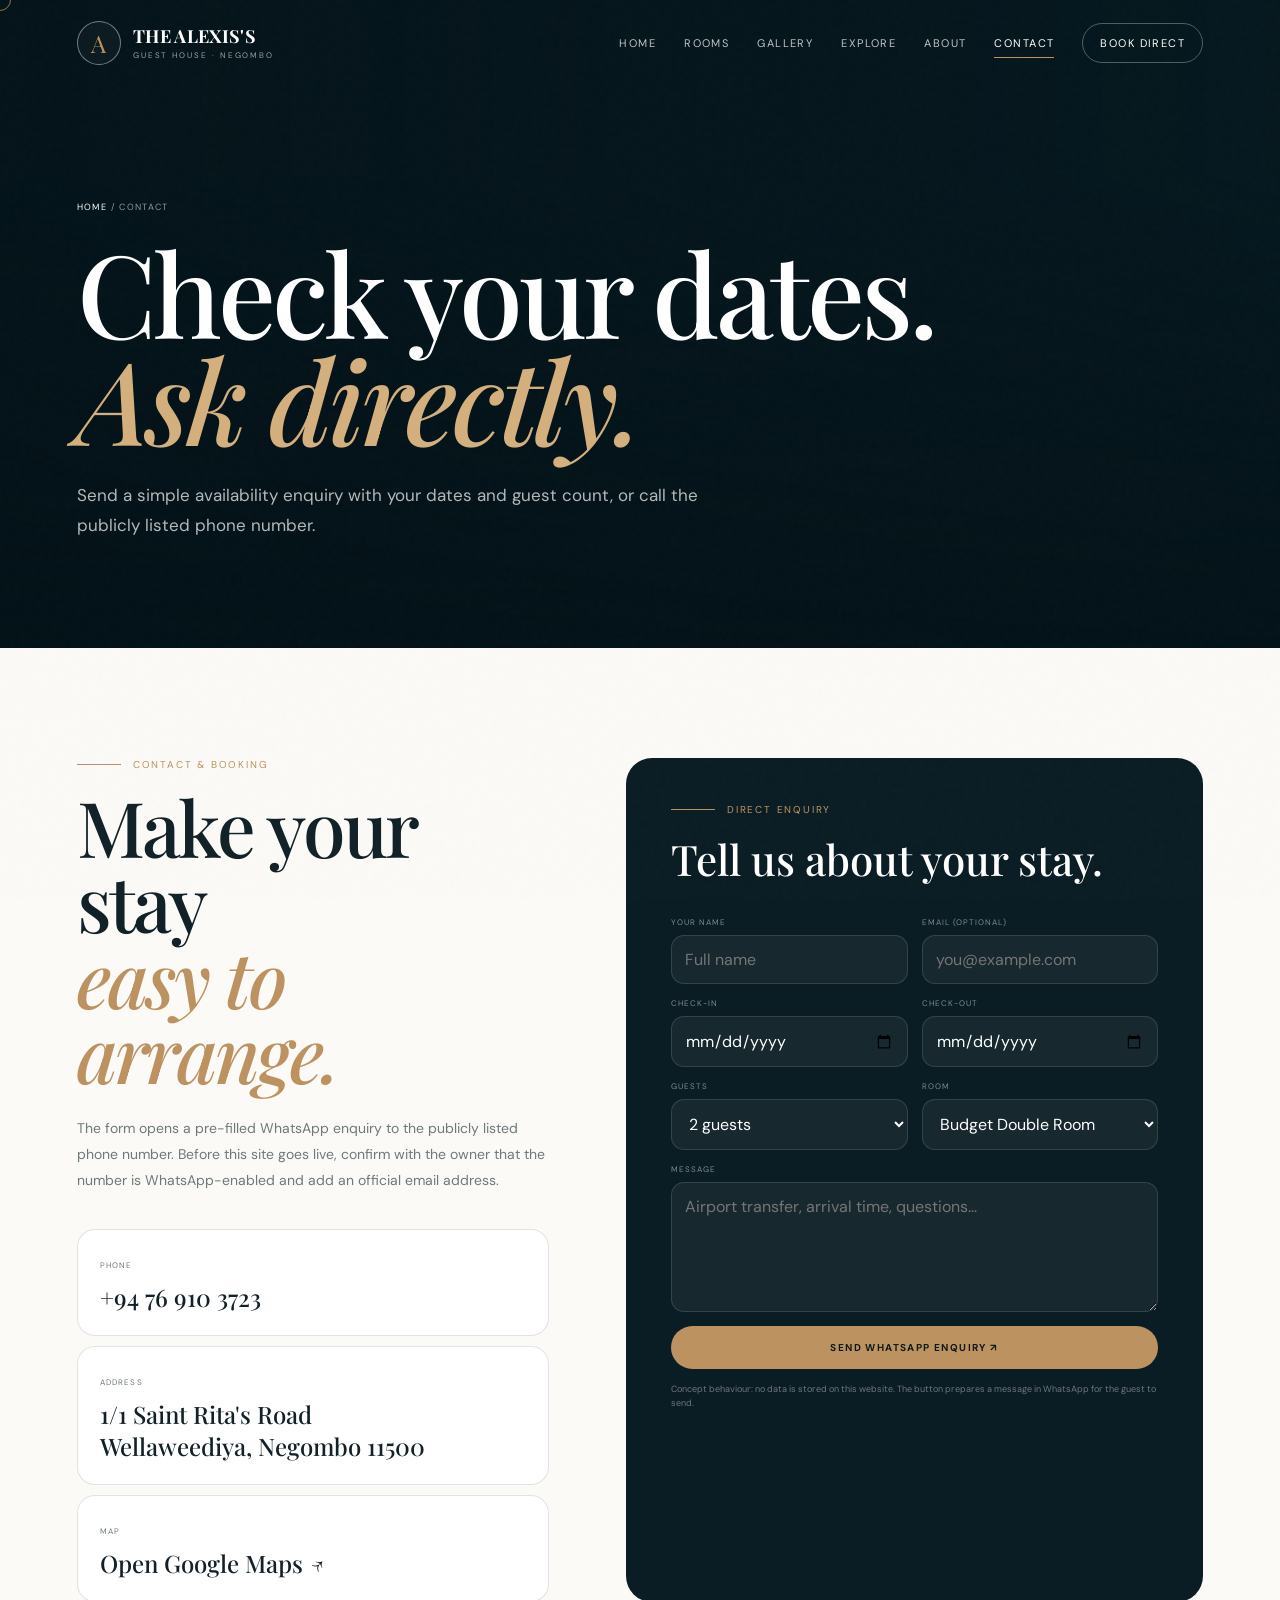
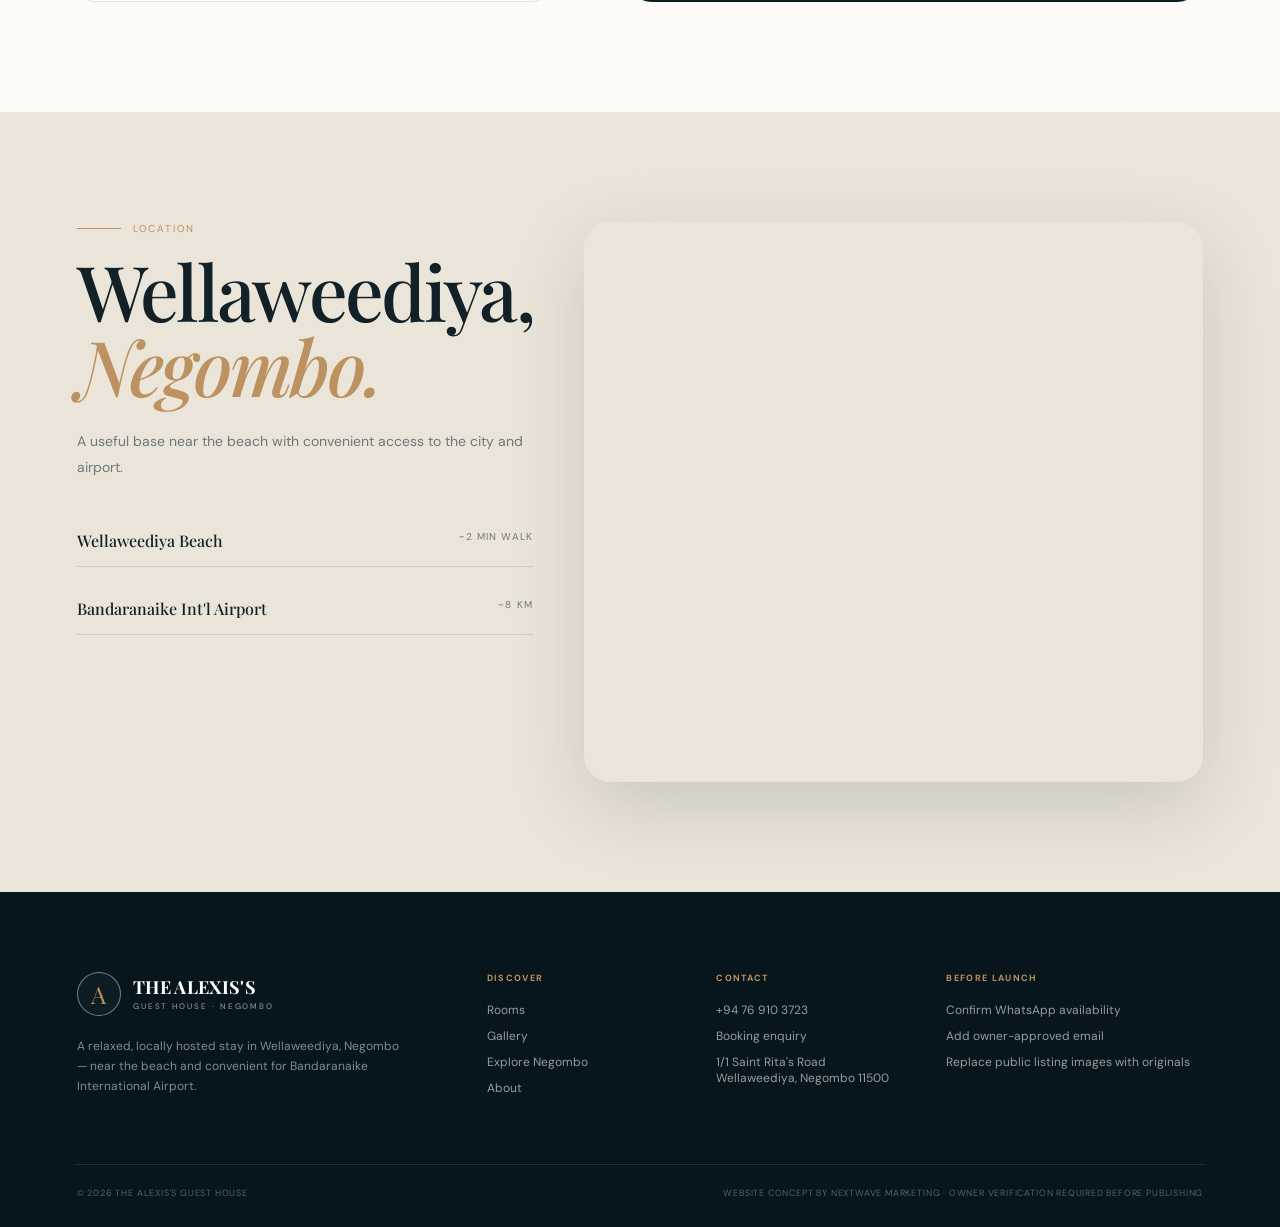
<file: contact.html>
<!doctype html><html lang="en"><head>
<meta charset="utf-8"><meta name="viewport" content="width=device-width, initial-scale=1">
<title>Contact & Booking | The Alexis's Guest House, Negombo</title><meta name="description" content="Contact The Alexis's Guest House in Negombo and send a direct booking availability enquiry."><meta name="robots" content="index,follow"><meta name="theme-color" content="#0b1d24">
<meta property="og:type" content="website"><meta property="og:title" content="Contact & Booking | The Alexis's Guest House, Negombo"><meta property="og:description" content="Contact The Alexis's Guest House in Negombo and send a direct booking availability enquiry."><meta property="og:image" content="https://cf.bstatic.com/xdata/images/hotel/max1024x768/832291258.jpg?k=2d577d6edb1de7746d4a2887fb79bff57669fe63697014c7c8d4894bbc491d0d&o=">
<link rel="preconnect" href="https://fonts.googleapis.com"><link rel="preconnect" href="https://fonts.gstatic.com" crossorigin><link rel="stylesheet" href="assets/css/style.css">
<script type="application/ld+json">{"@context":"https://schema.org","@type":"GuestHouse","name":"The Alexis's Guest House","telephone":"+94769103723","address":{"@type":"PostalAddress","streetAddress":"1/1 Saint Rita's Road, Wellaweediya","addressLocality":"Negombo","postalCode":"11500","addressCountry":"LK"},"amenityFeature":[{"@type":"LocationFeatureSpecification","name":"Wi-Fi","value":true},{"@type":"LocationFeatureSpecification","name":"Airport shuttle","value":true},{"@type":"LocationFeatureSpecification","name":"Beach access","value":true}]}</script>
</head><body><div class="noise"></div><div class="cursor"></div><header class="site-header"><a class="brand" href="index.html"><span class="brand-mark">A</span><span class="brand-copy"><strong>THE ALEXIS'S</strong><small>GUEST HOUSE · NEGOMBO</small></span></a><button class="menu-toggle" aria-label="Open menu" aria-expanded="false"><span></span><span></span></button><nav class="main-nav"><a href="index.html" class="">Home</a><a href="rooms.html" class="">Rooms</a><a href="gallery.html" class="">Gallery</a><a href="explore.html" class="">Explore</a><a href="about.html" class="">About</a><a href="contact.html" class="active">Contact</a><a class="nav-cta" href="contact.html#book">Book direct</a></nav></header><main><section class="page-hero"><div class="hero-bg" style="background-image:url('https://cf.bstatic.com/xdata/images/hotel/max1024x768/832291258.jpg?k=2d577d6edb1de7746d4a2887fb79bff57669fe63697014c7c8d4894bbc491d0d&o=')"></div><div class="page-hero-copy reveal"><div class="breadcrumb"><a href="index.html">Home</a> / Contact</div><h1>Check your dates.<br><em>Ask directly.</em></h1><p class="hero-lead">Send a simple availability enquiry with your dates and guest count, or call the publicly listed phone number.</p></div></section>
<section class="section" id="book"><div class="shell contact-grid"><div class="reveal"><div class="kicker">Contact & booking</div><h2 class="section-title">Make your stay<br><em>easy to arrange.</em></h2><p class="body-copy">The form opens a pre-filled WhatsApp enquiry to the publicly listed phone number. Before this site goes live, confirm with the owner that the number is WhatsApp-enabled and add an official email address.</p><div class="contact-cards"><div class="contact-card"><small>Phone</small><a href="tel:+94769103723">+94 76 910 3723</a></div><div class="contact-card"><small>Address</small><strong>1/1 Saint Rita's Road<br>Wellaweediya, Negombo 11500</strong></div><div class="contact-card"><small>Map</small><a target="_blank" rel="noopener" href="https://www.google.com/maps/search/?api=1&query=The+Alexis%27s+Guest+House+Negombo">Open Google Maps ↗</a></div></div></div><form class="contact-form reveal right" onsubmit="return false"><div class="kicker">Direct enquiry</div><h3 style="font-family:'Playfair Display',serif;font-size:42px;font-weight:500;margin:15px 0 30px">Tell us about your stay.</h3><div class="form-grid"><div class="field"><label for="name">Your name</label><input id="name" placeholder="Full name"></div><div class="field"><label for="email">Email (optional)</label><input id="email" type="email" placeholder="you@example.com"></div><div class="field"><label for="contactCheckin">Check-in</label><input id="contactCheckin" type="date"></div><div class="field"><label for="contactCheckout">Check-out</label><input id="contactCheckout" type="date"></div><div class="field"><label for="contactGuests">Guests</label><select id="contactGuests"><option>1 guest</option><option selected>2 guests</option><option>3 guests</option><option>4 guests</option></select></div><div class="field"><label>Room</label><select><option>Budget Double Room</option></select></div><div class="field full"><label for="message">Message</label><textarea id="message" placeholder="Airport transfer, arrival time, questions..."></textarea></div><div class="field full"><button class="btn btn-gold" id="contactSubmit" type="submit">Send WhatsApp enquiry ↗</button></div></div><p class="form-note">Concept behaviour: no data is stored on this website. The button prepares a message in WhatsApp for the guest to send.</p></form></div></section>
<section class="section map-section"><div class="reveal"><div class="kicker">Location</div><h2 class="section-title">Wellaweediya,<br><em>Negombo.</em></h2><p class="body-copy">A useful base near the beach with convenient access to the city and airport.</p><div class="location-list"><div><strong>Wellaweediya Beach</strong><span>~2 min walk</span></div><div><strong>Bandaranaike Int'l Airport</strong><span>~8 km</span></div></div></div><div class="map-card reveal"><iframe title="Map" loading="lazy" allowfullscreen src="https://www.google.com/maps?q=The%20Alexis%27s%20Guest%20House%2C%20Negombo%2C%20Sri%20Lanka&output=embed"></iframe></div></section></main><footer><div class="footer-grid"><div class="footer-brand"><a class="brand" href="index.html"><span class="brand-mark">A</span><span class="brand-copy"><strong>THE ALEXIS'S</strong><small>GUEST HOUSE · NEGOMBO</small></span></a><p>A relaxed, locally hosted stay in Wellaweediya, Negombo — near the beach and convenient for Bandaranaike International Airport.</p></div><div class="footer-col"><h4>Discover</h4><a href="rooms.html">Rooms</a><a href="gallery.html">Gallery</a><a href="explore.html">Explore Negombo</a><a href="about.html">About</a></div><div class="footer-col"><h4>Contact</h4><a href="tel:+94769103723">+94 76 910 3723</a><a href="contact.html#book">Booking enquiry</a><span>1/1 Saint Rita's Road<br>Wellaweediya, Negombo 11500</span></div><div class="footer-col"><h4>Before launch</h4><span>Confirm WhatsApp availability</span><span>Add owner-approved email</span><span>Replace public listing images with originals</span></div></div><div class="footer-bottom"><span>© <span id="year"></span> The Alexis's Guest House</span><span>Website concept by NextWave Marketing · Owner verification required before publishing</span></div></footer><div class="mobile-bar"><a href="tel:+94769103723">Call</a><a href="contact.html#book">Book direct</a></div><script src="assets/js/main.js"></script></body></html>
</file>
<file: assets/css/style.css>
@import url('https://fonts.googleapis.com/css2?family=DM+Sans:wght@300;400;500;600;700&family=Playfair+Display:ital,wght@0,500;0,600;1,500&display=swap');
:root{
  --navy:#0b1d24;--navy2:#102b34;--ink:#122127;--sand:#f3efe7;--paper:#fbfaf7;
  --gold:#bc9360;--aqua:#8ecbc7;--muted:#6e797b;--line:rgba(18,33,39,.12);--white:#fff;
  --radius:28px;--shadow:0 24px 80px rgba(6,23,29,.14);--pad:max(6vw,28px)
}
*{box-sizing:border-box}html{scroll-behavior:smooth}body{margin:0;background:var(--paper);color:var(--ink);font-family:'DM Sans',Arial,sans-serif;overflow-x:hidden}body.menu-open{overflow:hidden}
a{color:inherit;text-decoration:none}img{display:block;width:100%;height:100%;object-fit:cover}button,input,select,textarea{font:inherit}.shell{width:min(1440px,100%);margin:auto}.section{padding:110px var(--pad)}.section-sm{padding:70px var(--pad)}
.noise{position:fixed;inset:0;pointer-events:none;z-index:1000;opacity:.05;background-image:url("data:image/svg+xml,%3Csvg viewBox='0 0 180 180' xmlns='http://www.w3.org/2000/svg'%3E%3Cfilter id='n'%3E%3CfeTurbulence type='fractalNoise' baseFrequency='.9' numOctaves='3' stitchTiles='stitch'/%3E%3C/filter%3E%3Crect width='100%25' height='100%25' filter='url(%23n)' opacity='.35'/%3E%3C/svg%3E")}.cursor{position:fixed;width:22px;height:22px;border:1px solid rgba(188,147,96,.75);border-radius:50%;pointer-events:none;z-index:999;transform:translate(-50%,-50%);transition:width .2s,height .2s,background .2s}.cursor.hot{width:48px;height:48px;background:rgba(188,147,96,.1)}
.site-header{position:fixed;z-index:90;left:0;right:0;top:0;height:86px;padding:0 var(--pad);display:flex;align-items:center;justify-content:space-between;color:#fff;transition:.35s}.site-header.scrolled{height:72px;background:rgba(8,28,35,.86);backdrop-filter:blur(18px);border-bottom:1px solid rgba(255,255,255,.1)}.brand{display:flex;align-items:center;gap:12px;position:relative;z-index:3}.brand-mark{width:44px;height:44px;border:1px solid rgba(255,255,255,.42);border-radius:50%;display:grid;place-items:center;font-family:'Playfair Display',serif;font-size:24px;color:var(--gold);background:rgba(255,255,255,.03)}.brand-copy{display:flex;flex-direction:column;line-height:1}.brand-copy strong{font-family:'Playfair Display',serif;font-size:18px;letter-spacing:.02em}.brand-copy small{font-size:8px;letter-spacing:.24em;margin-top:6px;color:rgba(255,255,255,.6)}.main-nav{display:flex;align-items:center;gap:28px;font-size:11px;text-transform:uppercase;letter-spacing:.13em}.main-nav a{position:relative;color:rgba(255,255,255,.75)}.main-nav a:not(.nav-cta)::after{content:"";position:absolute;left:0;bottom:-8px;width:0;height:1px;background:var(--gold);transition:.3s}.main-nav a:hover::after,.main-nav a.active::after{width:100%}.main-nav a.active{color:#fff}.nav-cta{padding:12px 17px;border:1px solid rgba(255,255,255,.3);border-radius:999px;color:#fff!important}.menu-toggle{display:none;background:none;border:0;color:#fff;padding:10px;z-index:4}.menu-toggle span{display:block;width:26px;height:1px;background:currentColor;margin:6px 0;transition:.3s}
.hero{min-height:100svh;position:relative;color:#fff;display:grid;align-items:end;overflow:hidden;background:#071b22}.hero-bg{position:absolute;inset:-4%;background-position:center;background-size:cover;transform:scale(1.05);will-change:transform}.hero-bg::after{content:"";position:absolute;inset:0;background:linear-gradient(90deg,rgba(4,18,24,.88) 0%,rgba(4,18,24,.48) 48%,rgba(4,18,24,.18) 70%),linear-gradient(0deg,rgba(4,18,24,.9),transparent 52%)}.hero-copy{position:relative;z-index:2;padding:190px var(--pad) 110px;width:min(930px,100%)}.kicker{display:flex;align-items:center;gap:12px;text-transform:uppercase;letter-spacing:.18em;font-size:10px;color:var(--gold)}.kicker::before{content:"";width:44px;height:1px;background:currentColor}.hero h1,.page-hero h1,.display{font-family:'Playfair Display',serif;font-weight:500;letter-spacing:-.035em;margin:25px 0 28px;line-height:.93}.hero h1{font-size:clamp(64px,9vw,142px)}.hero h1 em,.display em,.page-hero h1 em{font-weight:500;color:#d4b07d}.hero-lead{max-width:650px;color:rgba(255,255,255,.7);font-size:17px;line-height:1.8}.actions{display:flex;align-items:center;gap:16px;margin-top:34px;flex-wrap:wrap}.btn{display:inline-flex;align-items:center;justify-content:center;gap:14px;border:0;border-radius:999px;padding:15px 21px;font-size:10px;text-transform:uppercase;letter-spacing:.14em;font-weight:700;cursor:pointer;transition:transform .25s,background .25s,color .25s}.btn-gold{background:var(--gold);color:#10191c}.btn-white{background:#fff;color:#10242b}.btn-outline{border:1px solid rgba(255,255,255,.32);color:#fff}.btn-dark-outline{border:1px solid var(--ink);color:var(--ink)}.btn:hover{transform:translateY(-2px)}.hero-side{position:absolute;z-index:3;right:var(--pad);bottom:105px;display:grid;grid-template-columns:repeat(3,auto);gap:0;border:1px solid rgba(255,255,255,.14);border-radius:18px;overflow:hidden;backdrop-filter:blur(8px)}.hero-stat{padding:18px 22px;background:rgba(2,16,21,.3);min-width:138px}.hero-stat+ .hero-stat{border-left:1px solid rgba(255,255,255,.14)}.hero-stat strong{display:block;font-family:'Playfair Display',serif;font-size:30px;font-weight:500}.hero-stat span{display:block;margin-top:5px;font-size:8px;letter-spacing:.12em;text-transform:uppercase;color:rgba(255,255,255,.55)}.scroll-line{position:absolute;right:var(--pad);top:50%;z-index:4;display:flex;align-items:center;gap:12px;transform:rotate(90deg) translateX(50%);transform-origin:right top;color:rgba(255,255,255,.44);font-size:8px;letter-spacing:.18em;text-transform:uppercase}.scroll-line i{width:65px;height:1px;background:rgba(255,255,255,.3);display:block;overflow:hidden}.scroll-line i::after{content:"";display:block;width:28px;height:1px;background:var(--gold);animation:scan 2s infinite}@keyframes scan{0%{transform:translateX(-30px)}100%{transform:translateX(72px)}}
.booking-dock{width:min(1260px,calc(100% - 40px));margin:-44px auto 0;position:relative;z-index:6;background:#fff;border-radius:22px;box-shadow:var(--shadow);display:grid;grid-template-columns:1.35fr 1fr 1fr .8fr auto;padding:16px}.booking-dock>div,.booking-dock label{padding:7px 20px;border-right:1px solid var(--line)}.booking-dock .label{font-size:8px;letter-spacing:.14em;text-transform:uppercase;color:var(--muted);display:block;margin-bottom:6px}.booking-dock strong{font-family:'Playfair Display',serif;font-size:22px}.booking-dock input,.booking-dock select{width:100%;border:0;outline:0;background:transparent;color:var(--ink);padding:3px 0}.booking-dock .btn{align-self:stretch;border-radius:16px;padding:0 24px}
.grid-2{display:grid;grid-template-columns:1fr 1fr;gap:7vw;align-items:center}.section-title{font-family:'Playfair Display',serif;font-size:clamp(48px,6vw,88px);font-weight:500;line-height:.98;letter-spacing:-.035em;margin:18px 0 26px}.section-title em{color:var(--gold);font-weight:500}.lead{font-family:'Playfair Display',serif;font-size:clamp(23px,2.4vw,34px);line-height:1.45;color:#20353b}.body-copy{color:var(--muted);line-height:1.85;font-size:14px}.link-arrow{display:inline-flex;gap:13px;align-items:center;margin-top:18px;font-size:10px;text-transform:uppercase;letter-spacing:.14em;font-weight:700}.link-arrow span{transition:.3s}.link-arrow:hover span{transform:translateX(5px)}.media-stack{height:690px;position:relative}.media-main{position:absolute;left:0;top:0;width:78%;height:88%;border-radius:220px 220px 28px 28px;overflow:hidden;box-shadow:var(--shadow)}.media-small{position:absolute;right:0;bottom:0;width:43%;height:39%;border-radius:120px 120px 24px 24px;overflow:hidden;border:8px solid var(--paper);box-shadow:var(--shadow)}.round-note{position:absolute;right:4%;top:7%;width:126px;height:126px;border-radius:50%;background:var(--navy);color:#fff;display:grid;place-items:center;text-align:center;font-size:9px;line-height:1.5;letter-spacing:.11em;text-transform:uppercase;animation:float 4.5s ease-in-out infinite}.round-note strong{font-family:'Playfair Display',serif;font-size:31px;color:var(--gold)}@keyframes float{50%{transform:translateY(-10px)}}
.marquee{overflow:hidden;background:var(--navy);color:#fff;border-top:1px solid rgba(255,255,255,.08);border-bottom:1px solid rgba(255,255,255,.08)}.marquee-track{display:flex;width:max-content;animation:marquee 26s linear infinite}.marquee span{font-family:'Playfair Display',serif;font-size:44px;padding:24px 32px;white-space:nowrap;color:rgba(255,255,255,.72)}.marquee b{color:var(--gold);font-weight:400;padding-left:32px}@keyframes marquee{to{transform:translateX(-50%)}}
.features{display:grid;grid-template-columns:repeat(4,1fr);border-top:1px solid var(--line);border-bottom:1px solid var(--line)}.feature{padding:32px 26px;min-height:190px;position:relative}.feature+.feature{border-left:1px solid var(--line)}.feature b{font-family:'Playfair Display',serif;font-size:45px;color:rgba(188,147,96,.5);font-weight:500}.feature h3{font-family:'Playfair Display',serif;font-size:24px;font-weight:500;margin:12px 0 8px}.feature p{font-size:12px;color:var(--muted);line-height:1.65;margin:0}
.dark-section{background:var(--navy);color:#fff}.dark-section .body-copy{color:rgba(255,255,255,.58)}.dark-section .kicker{color:#c7a16d}.room-card{display:grid;grid-template-columns:1.15fr .85fr;min-height:660px;border-radius:30px;overflow:hidden;background:#0f2a33;border:1px solid rgba(255,255,255,.1)}.room-photo{position:relative;overflow:hidden}.room-photo img{transition:transform 1s}.room-card:hover .room-photo img{transform:scale(1.03)}.room-content{padding:70px 55px;display:flex;flex-direction:column;justify-content:center}.room-content h3{font-family:'Playfair Display',serif;font-size:56px;font-weight:500;margin:18px 0}.chips{display:flex;flex-wrap:wrap;gap:9px;margin:25px 0}.chip{padding:9px 12px;border:1px solid rgba(255,255,255,.16);border-radius:999px;font-size:9px;text-transform:uppercase;letter-spacing:.08em;color:rgba(255,255,255,.68)}.room-meta{display:flex;gap:28px;margin-top:26px}.room-meta div{border-left:1px solid rgba(255,255,255,.14);padding-left:15px}.room-meta strong{font-family:'Playfair Display',serif;font-size:24px;font-weight:500;display:block}.room-meta small{font-size:8px;text-transform:uppercase;letter-spacing:.12em;color:rgba(255,255,255,.45)}
.section-head{display:flex;justify-content:space-between;align-items:end;gap:30px;margin-bottom:52px}.section-head .section-title{margin-bottom:0}.section-head p{max-width:480px}.experience-grid{display:grid;grid-template-columns:1.2fr .8fr .8fr;grid-template-rows:560px;gap:14px}.experience-card{position:relative;border-radius:24px;overflow:hidden;color:#fff}.experience-card::after{content:"";position:absolute;inset:0;background:linear-gradient(0deg,rgba(3,19,25,.86),transparent 58%)}.experience-card img{transition:transform .8s}.experience-card:hover img{transform:scale(1.05)}.experience-copy{position:absolute;z-index:2;left:26px;right:26px;bottom:26px}.experience-copy small{font-size:8px;text-transform:uppercase;letter-spacing:.16em;color:#e3c297}.experience-copy h3{font-family:'Playfair Display',serif;font-size:31px;font-weight:500;margin:9px 0 8px}.experience-copy p{font-size:12px;color:rgba(255,255,255,.66);line-height:1.55;margin:0}
.gallery-preview{display:grid;grid-template-columns:1.1fr .8fr 1fr;grid-template-rows:270px 270px;gap:12px}.gallery-preview figure{margin:0;border-radius:20px;overflow:hidden;position:relative}.gallery-preview figure:first-child{grid-row:1/3}.gallery-preview figure:nth-child(2){grid-column:2/4}.gallery-preview img{transition:.8s}.gallery-preview figure:hover img{transform:scale(1.04)}
.review-strip{display:grid;grid-template-columns:.55fr 1.45fr;gap:7vw;align-items:center}.score-orb{width:min(320px,100%);aspect-ratio:1;border:1px solid var(--line);border-radius:50%;display:grid;place-items:center;text-align:center;margin:auto}.score-orb strong{font-family:'Playfair Display',serif;color:var(--gold);font-size:92px;font-weight:500;line-height:.8}.score-orb span{font-size:8px;text-transform:uppercase;letter-spacing:.14em;color:var(--muted);display:block;margin-top:12px}.quote{font-family:'Playfair Display',serif;font-size:clamp(34px,4.5vw,64px);line-height:1.14;letter-spacing:-.025em}.theme-tags{display:flex;flex-wrap:wrap;gap:10px;margin-top:28px}.theme-tags span{border:1px solid var(--line);border-radius:999px;padding:9px 13px;font-size:9px;letter-spacing:.1em;text-transform:uppercase;color:var(--muted)}
.map-section{display:grid;grid-template-columns:.75fr 1.25fr;gap:4vw;background:#eae4d9}.map-card{min-height:560px;border-radius:26px;overflow:hidden;box-shadow:var(--shadow);filter:grayscale(.4) sepia(.12)}.map-card iframe{width:100%;height:100%;border:0}.location-list{margin:34px 0;display:grid;gap:16px}.location-list div{padding:15px 0;border-bottom:1px solid rgba(18,33,39,.12);display:flex;justify-content:space-between;gap:20px}.location-list strong{font-family:'Playfair Display',serif;font-weight:500}.location-list span{font-size:10px;color:var(--muted);text-transform:uppercase;letter-spacing:.11em}
.cta-panel{background:linear-gradient(145deg,#0b2028,#17414b);color:#fff;position:relative;overflow:hidden;text-align:center}.cta-panel::before,.cta-panel::after{content:"";position:absolute;border:1px solid rgba(255,255,255,.07);border-radius:50%;left:50%;top:50%;transform:translate(-50%,-50%)}.cta-panel::before{width:680px;height:680px}.cta-panel::after{width:1100px;height:1100px}.cta-panel>*{position:relative;z-index:2}.cta-panel .section-title{font-size:clamp(64px,8vw,118px)}.cta-panel .kicker{justify-content:center}.cta-panel .actions{justify-content:center}
footer{background:#06161c;color:#fff;padding:80px var(--pad) 28px}.footer-grid{display:grid;grid-template-columns:1.4fr .7fr .7fr 1fr;gap:50px}.footer-brand p{max-width:330px;color:rgba(255,255,255,.5);font-size:12px;line-height:1.7;margin-top:20px}.footer-col h4{font-size:9px;text-transform:uppercase;letter-spacing:.15em;color:var(--gold);margin:0 0 18px}.footer-col a,.footer-col span{display:block;color:rgba(255,255,255,.58);font-size:12px;margin:10px 0}.footer-col a:hover{color:#fff}.footer-bottom{margin-top:55px;padding-top:22px;border-top:1px solid rgba(255,255,255,.1);display:flex;justify-content:space-between;gap:20px;font-size:9px;letter-spacing:.09em;text-transform:uppercase;color:rgba(255,255,255,.32)}
.page-hero{min-height:72svh;position:relative;color:#fff;background:#071b22;display:flex;align-items:end;overflow:hidden}.page-hero .hero-bg::after{background:linear-gradient(0deg,rgba(4,18,24,.92),rgba(4,18,24,.24) 70%),linear-gradient(90deg,rgba(4,18,24,.7),transparent)}.page-hero-copy{position:relative;z-index:2;padding:180px var(--pad) 90px;max-width:1030px}.page-hero h1{font-size:clamp(68px,9vw,130px)}.breadcrumb{font-size:9px;text-transform:uppercase;letter-spacing:.15em;color:rgba(255,255,255,.56)}.breadcrumb a{color:#fff}.rooms-list{display:grid;gap:26px}.room-item{display:grid;grid-template-columns:1.05fr .95fr;min-height:520px;background:#fff;border:1px solid var(--line);border-radius:28px;overflow:hidden}.room-item:nth-child(even) .room-item-photo{order:2}.room-item-copy{padding:55px;display:flex;flex-direction:column;justify-content:center}.room-item-copy h2{font-family:'Playfair Display',serif;font-size:52px;font-weight:500;margin:18px 0}.amenity-columns{display:grid;grid-template-columns:repeat(3,1fr);border-top:1px solid var(--line);border-left:1px solid var(--line)}.amenity-columns div{padding:28px;border-right:1px solid var(--line);border-bottom:1px solid var(--line);min-height:140px}.amenity-columns b{color:var(--gold);font-family:'Playfair Display',serif;font-size:36px;font-weight:500}.amenity-columns span{display:block;margin-top:10px;font-size:12px}.gallery-page{columns:3;column-gap:14px}.gallery-page figure{margin:0 0 14px;break-inside:avoid;border-radius:20px;overflow:hidden;background:#ddd}.gallery-page figure:nth-child(3n+1){height:520px}.gallery-page figure:nth-child(3n+2){height:360px}.gallery-page figure:nth-child(3n){height:440px}.gallery-page img{transition:.8s}.gallery-page figure:hover img{transform:scale(1.04)}.explore-list{display:grid;grid-template-columns:repeat(2,1fr);gap:18px}.explore-item{min-height:500px;border-radius:24px;overflow:hidden;position:relative;color:#fff}.explore-item::after{content:"";position:absolute;inset:0;background:linear-gradient(0deg,rgba(2,18,24,.88),transparent 62%)}.explore-copy{position:absolute;z-index:2;bottom:30px;left:30px;right:30px}.explore-copy h2{font-family:'Playfair Display',serif;font-size:40px;font-weight:500;margin:8px 0}.explore-copy p{font-size:12px;line-height:1.6;color:rgba(255,255,255,.68);max-width:550px}.about-values{display:grid;grid-template-columns:repeat(3,1fr);gap:12px}.value{padding:40px;background:#fff;border:1px solid var(--line);border-radius:22px}.value b{font-family:'Playfair Display',serif;color:var(--gold);font-size:42px;font-weight:500}.value h3{font-family:'Playfair Display',serif;font-size:27px;font-weight:500}.value p{font-size:12px;color:var(--muted);line-height:1.7}.contact-grid{display:grid;grid-template-columns:.9fr 1.1fr;gap:6vw}.contact-cards{display:grid;gap:10px;margin-top:35px}.contact-card{background:#fff;border:1px solid var(--line);border-radius:18px;padding:22px}.contact-card small{font-size:8px;text-transform:uppercase;letter-spacing:.14em;color:var(--muted)}.contact-card strong,.contact-card a{display:block;font-family:'Playfair Display',serif;font-size:24px;font-weight:500;margin-top:8px}.contact-form{background:var(--navy);color:#fff;padding:45px;border-radius:26px}.form-grid{display:grid;grid-template-columns:1fr 1fr;gap:14px}.field{display:flex;flex-direction:column;gap:8px}.field.full{grid-column:1/-1}.field label{font-size:8px;text-transform:uppercase;letter-spacing:.13em;color:rgba(255,255,255,.48)}.field input,.field select,.field textarea{width:100%;border:1px solid rgba(255,255,255,.13);background:rgba(255,255,255,.05);border-radius:13px;color:#fff;padding:13px;outline:0}.field select option{color:#111}.field textarea{min-height:130px;resize:vertical}.form-note{font-size:9px;color:rgba(255,255,255,.4);line-height:1.5;margin-top:14px}.mobile-bar{display:none}
.reveal{opacity:0;transform:translateY(28px);transition:opacity .8s ease,transform .8s ease}.reveal.left{transform:translateX(-30px)}.reveal.right{transform:translateX(30px)}.reveal.in{opacity:1;transform:none}.tilt{transform-style:preserve-3d;will-change:transform}
@media(max-width:1100px){.main-nav{gap:17px}.hero-side{display:none}.booking-dock{grid-template-columns:1.2fr 1fr 1fr auto}.booking-dock label:nth-of-type(3){display:none}.grid-2{gap:5vw}.experience-grid{grid-template-columns:1.1fr .9fr;grid-template-rows:430px 360px}.experience-card:last-child{grid-column:1/3}.footer-grid{grid-template-columns:1fr 1fr}.map-section{grid-template-columns:1fr}.map-card{min-height:430px}.room-card{grid-template-columns:1fr 1fr}.room-content{padding:45px 38px}}
@media(max-width:760px){.cursor{display:none}.site-header{height:76px}.brand-copy strong{font-size:16px}.main-nav{position:fixed;inset:0;background:#071a21;display:flex;flex-direction:column;align-items:flex-start;justify-content:center;padding:100px 34px;gap:24px;font-size:16px;transform:translateX(100%);transition:.4s;z-index:2}.main-nav.open{transform:none}.menu-toggle{display:block}.menu-toggle.open span:first-child{transform:translateY(7px) rotate(45deg)}.menu-toggle.open span:last-child{transform:translateY(-7px) rotate(-45deg)}.hero{min-height:900px}.hero-copy{padding:150px 22px 295px}.hero h1{font-size:clamp(60px,18vw,90px)}.hero-lead{font-size:14px}.scroll-line{display:none}.booking-dock{width:calc(100% - 24px);grid-template-columns:1fr 1fr;margin-top:-170px;padding:14px;border-radius:20px}.booking-dock>div{grid-column:1/-1;border-right:0;border-bottom:1px solid var(--line)}.booking-dock label{padding:13px 10px}.booking-dock label:nth-of-type(3){display:none}.booking-dock .btn{grid-column:1/-1;min-height:52px;margin-top:4px}.section{padding:84px 22px}.section-sm{padding:55px 22px}.grid-2{grid-template-columns:1fr}.section-title{font-size:clamp(46px,14vw,68px)}.media-stack{height:550px;margin-top:20px}.media-main{width:86%;height:88%;border-radius:170px 170px 22px 22px}.media-small{width:47%;height:34%}.round-note{width:100px;height:100px;right:0}.features{grid-template-columns:1fr 1fr}.feature:nth-child(odd){border-left:0}.feature{border-bottom:1px solid var(--line)}.room-card{grid-template-columns:1fr}.room-photo{height:430px}.room-content{padding:38px 24px}.room-content h3{font-size:46px}.section-head{display:block}.section-head p{margin-top:20px}.experience-grid{grid-template-columns:1fr;grid-template-rows:420px 340px 340px}.experience-card:last-child{grid-column:auto}.gallery-preview{grid-template-columns:1fr 1fr;grid-template-rows:360px 240px 240px}.gallery-preview figure:first-child{grid-column:1/3;grid-row:auto}.gallery-preview figure:nth-child(2){grid-column:1/3}.review-strip{grid-template-columns:1fr}.score-orb{width:250px;margin-bottom:15px}.map-card{min-height:360px}.cta-panel .section-title{font-size:clamp(58px,16vw,82px)}.footer-grid{grid-template-columns:1fr}.footer-bottom{flex-direction:column}.page-hero{min-height:650px}.page-hero-copy{padding:150px 22px 70px}.page-hero h1{font-size:clamp(58px,16vw,88px)}.room-item,.contact-grid{grid-template-columns:1fr}.room-item:nth-child(even) .room-item-photo{order:0}.room-item-photo{height:390px}.room-item-copy{padding:35px 22px}.room-item-copy h2{font-size:44px}.amenity-columns{grid-template-columns:1fr 1fr}.gallery-page{columns:1}.gallery-page figure,.gallery-page figure:nth-child(n){height:390px}.explore-list{grid-template-columns:1fr}.explore-item{min-height:440px}.about-values{grid-template-columns:1fr}.form-grid{grid-template-columns:1fr}.contact-form{padding:30px 20px}.mobile-bar{position:fixed;display:grid;grid-template-columns:1fr 1fr;left:12px;right:12px;bottom:12px;z-index:95;border-radius:16px;overflow:hidden;box-shadow:0 16px 50px rgba(0,0,0,.26)}.mobile-bar a{padding:15px;text-align:center;text-transform:uppercase;letter-spacing:.11em;font-size:10px;font-weight:700;background:#fff;color:var(--ink)}.mobile-bar a:last-child{background:var(--gold);color:#111}.marquee span{font-size:32px}}
@media(prefers-reduced-motion:reduce){*{scroll-behavior:auto!important;animation:none!important;transition:none!important}.reveal{opacity:1;transform:none}}
</file>
